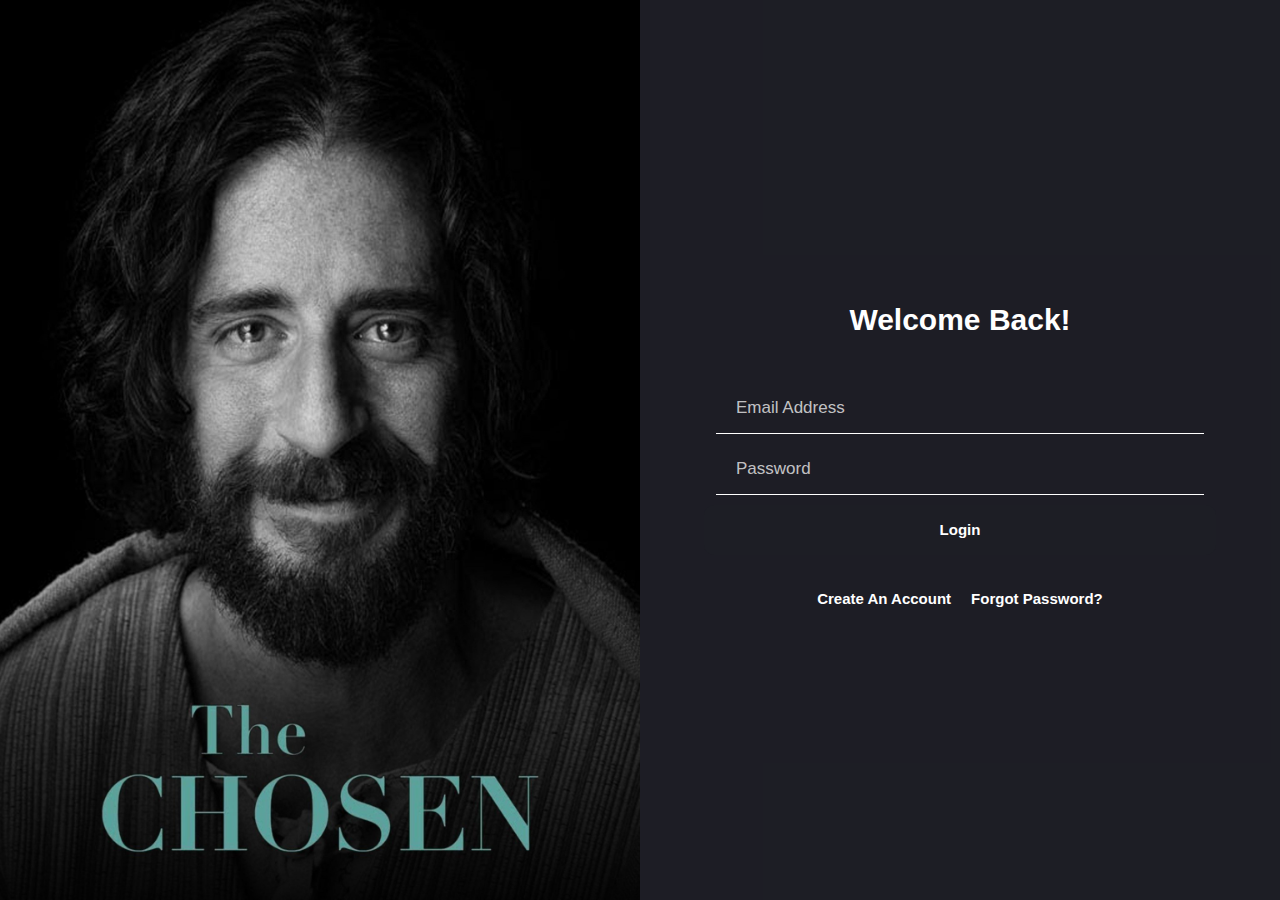
<file: login.html>
<!DOCTYPE html>
<html lang="en">

<head>
    <meta charset="UTF-8">
    <meta http-equiv="X-UA-Compatible" content="IE=edge">
    <meta name="viewport" content="width=device-width, initial-scale=1.0">
    <title>Login page</title>
    <link rel="stylesheet" href="/css/login.css">
    <link rel="stylesheet" href="/css/normalize .css">
</head>

<body>
    <img class="bg_image" src="/images/the-chosen.jpg" alt="">
    <div class="container">
        <div class="bg_color"></div>
        <h2>Welcome Back!</h2>
        <form>
            <input type="email" class="input" placeholder="Email Address" name="email" required autofocus>
            <input type="password" class="input" placeholder="Password" name="password" required>
            <a class="login_btn" href="/index.html">
                <h3>Login</h3>
            </a>
        </form>
        <div class="sign_in">
            <h3>Create An Account</h3>
            <a href="/register.html">
                <h3>Forgot Password?</h3>
            </a>
        </div>
    </div>
</body>

</html>
</file>
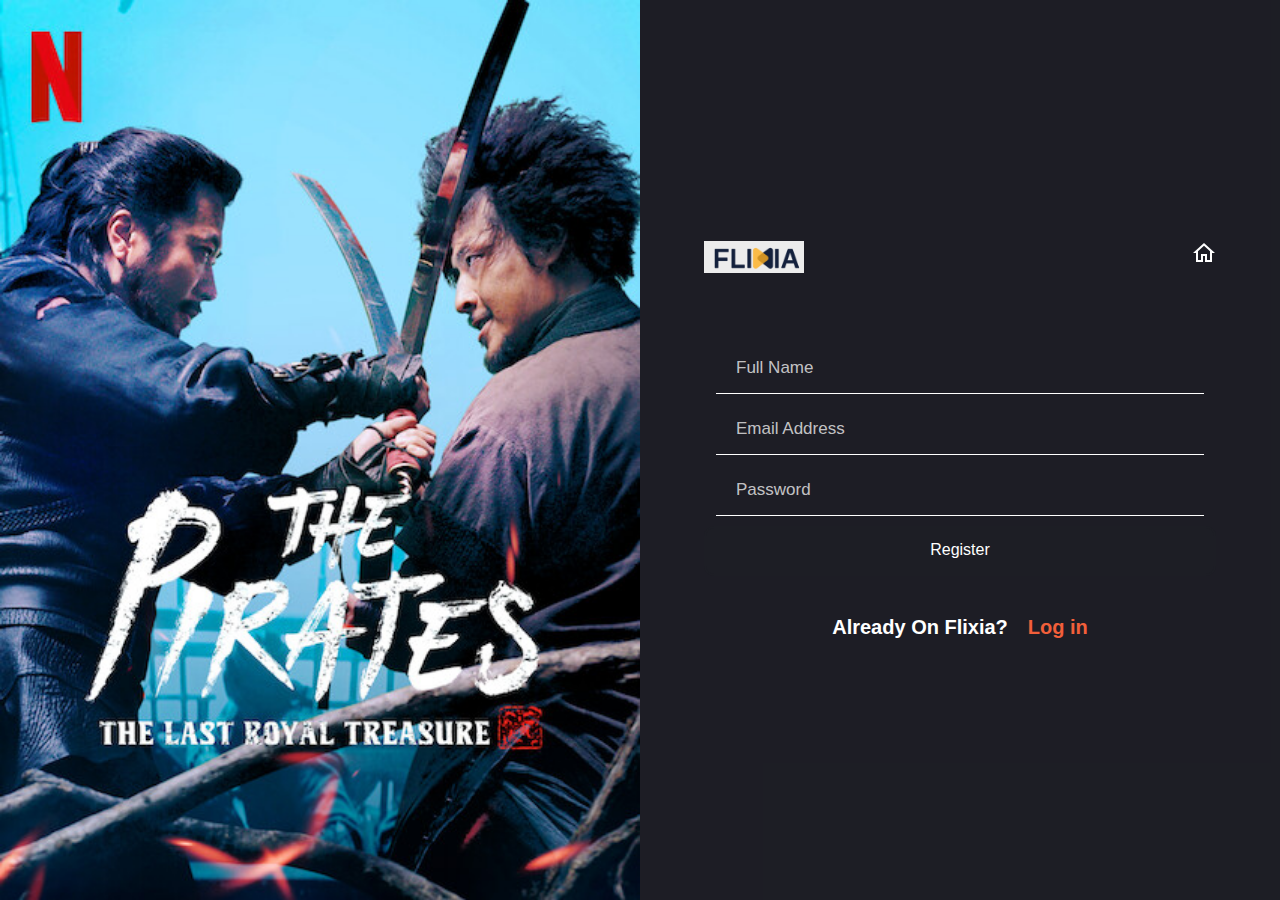
<file: register.html>
<!DOCTYPE html>
<html lang="en">

<head>
    <meta charset="UTF-8">
    <meta http-equiv="X-UA-Compatible" content="IE=edge">
    <meta name="viewport" content="width=device-width, initial-scale=1.0">
    <title>Registeration page</title>
    <link rel="stylesheet" href="/css/register.css">
    <link rel="stylesheet" href="/css/normalize .css">
</head>

<body>
    <img class="bg_image" src="/images/the-pirates.jpg" alt="">
    <div class="container">
        <div class="bg_color"></div>
        <div class="header">
            <img class="logo" src="/images/logo.PNG" alt="">
            <a href="/index.html"><img src="/images/icons8-home.svg" alt=""></a>
        </div>
        <form action="https://formspree.io/f/mqkjynnb" method="post">
            <input type="text" class="input" placeholder="Full Name" autofocus required name="name">
            <input type="email" class="input" placeholder="Email Address" required name="email">
            <input type="password" class="input" placeholder="Password" required name="password">
            <button type="submit">Register</button>
        </form>
        <div class="sign_in">
            <h3>Already On Flixia?</h3>
            <a href="/login.html">
                <span>Log in</span>
            </a>
        </div>
    </div>
</body>

</html>
</file>
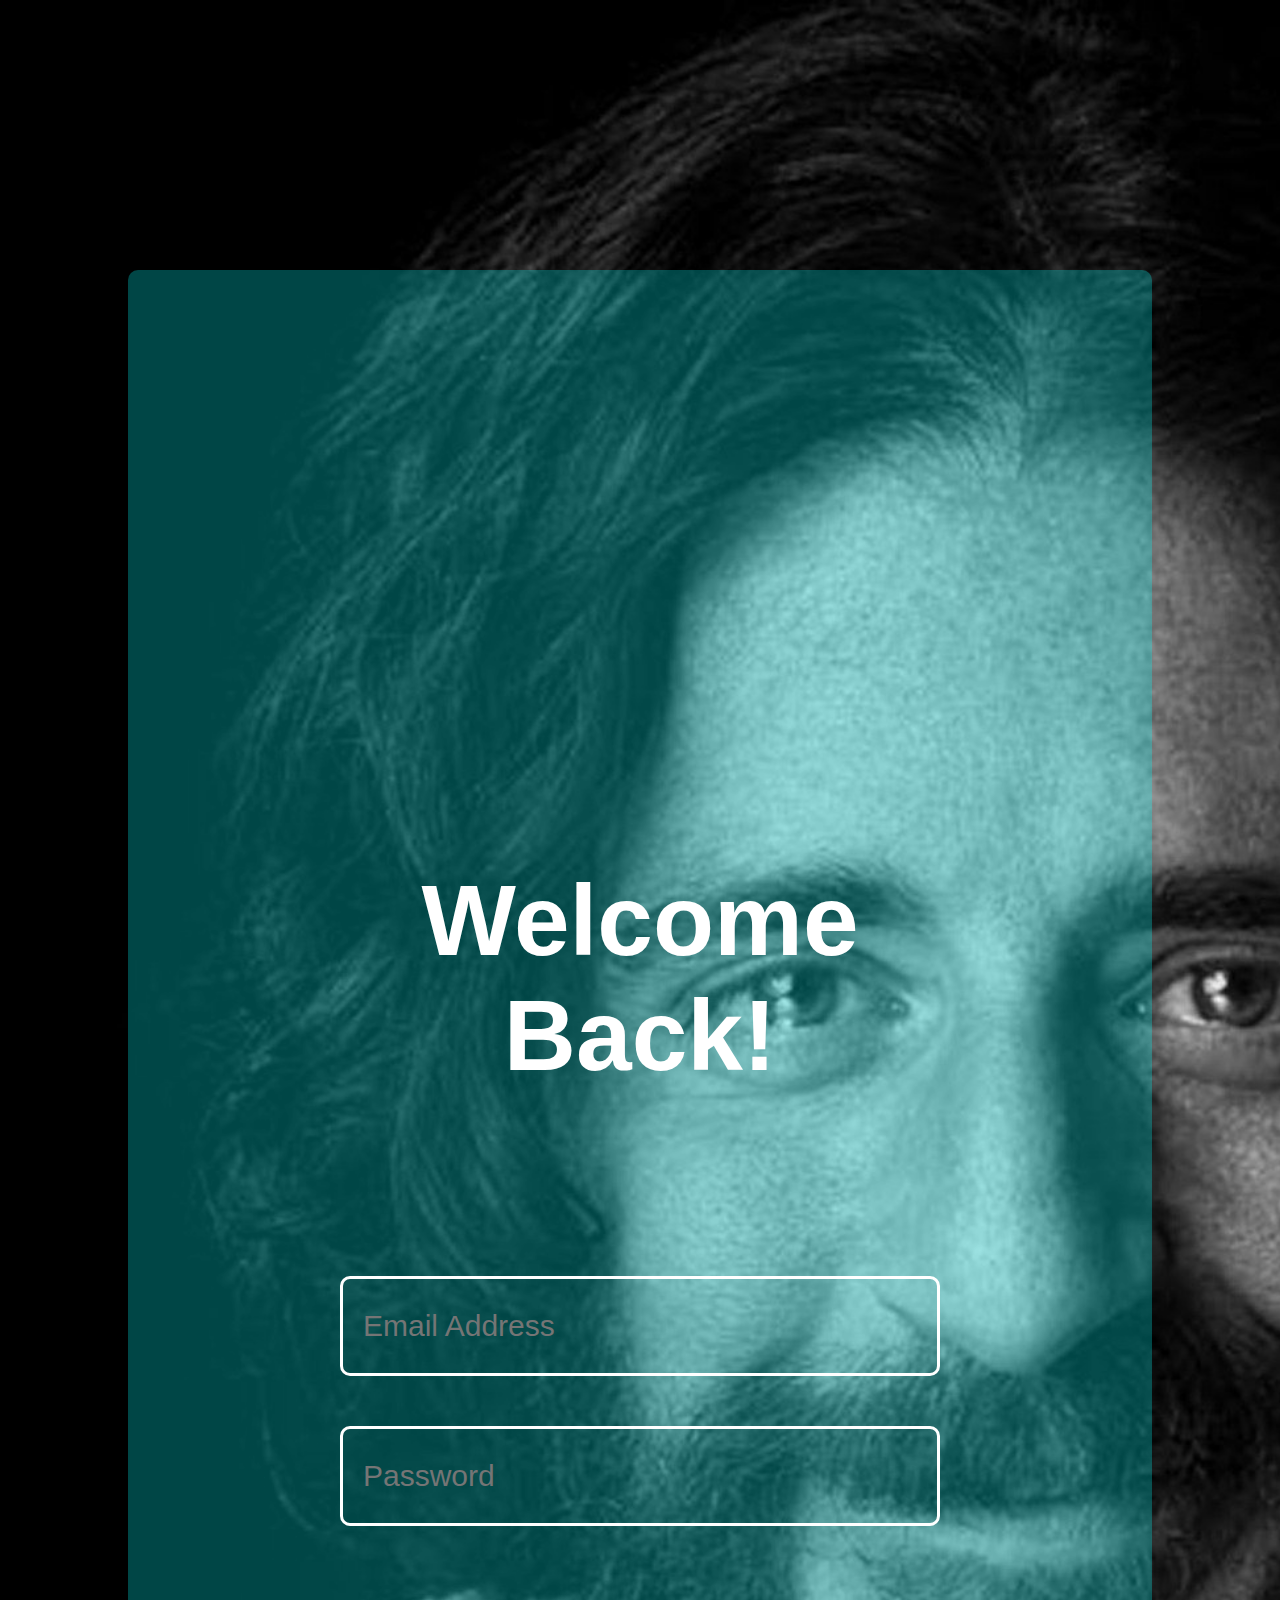
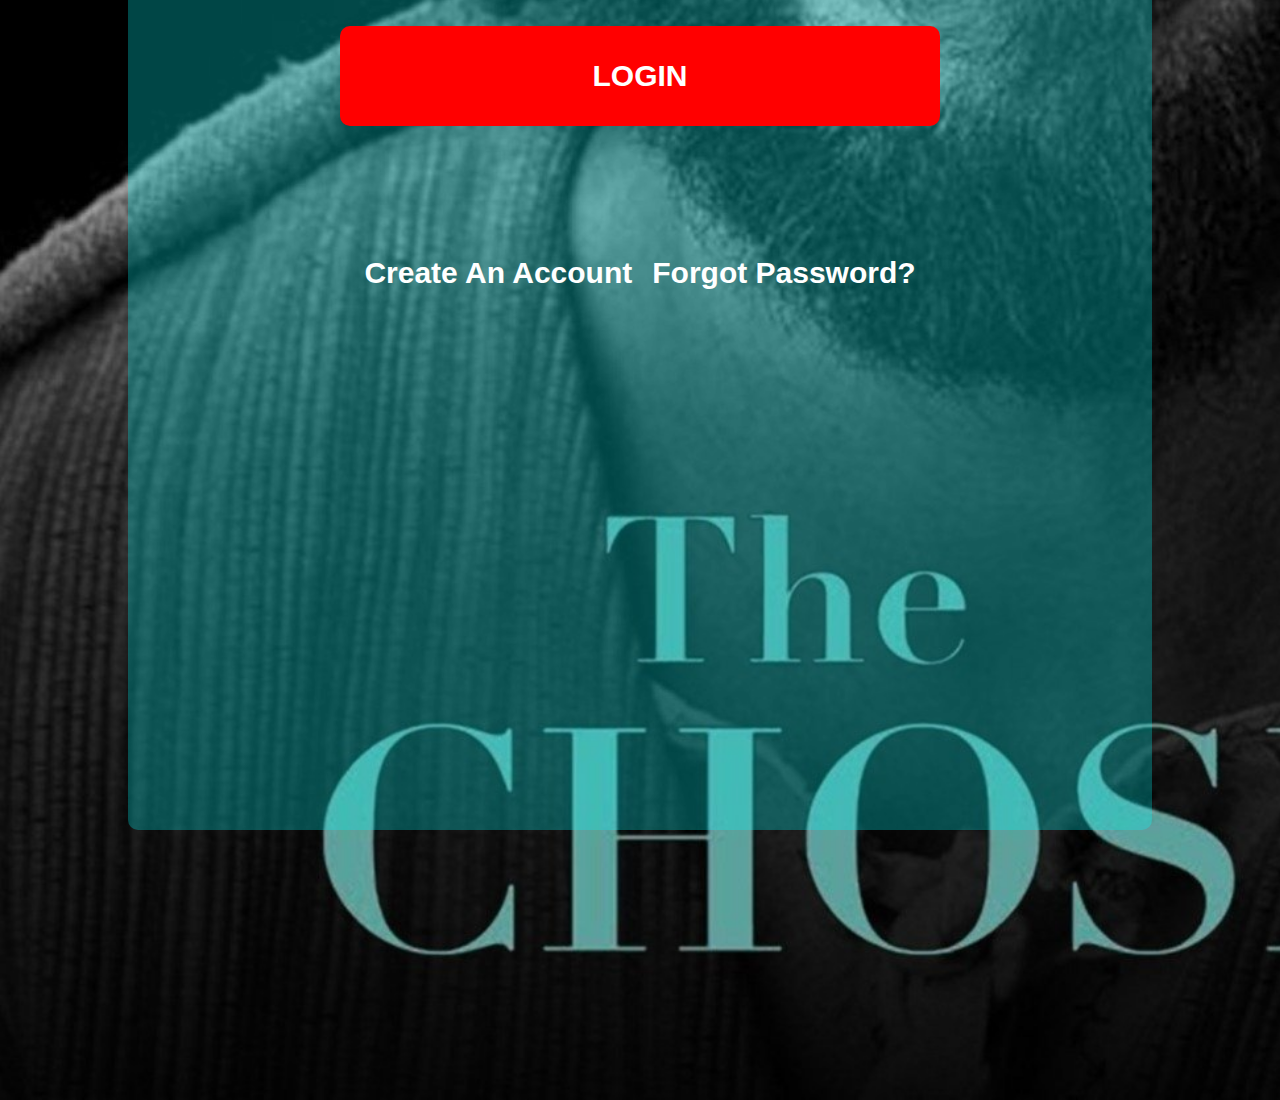
<file: html/log-in.html>
<!DOCTYPE html>
<html lang="en">

<head>
    <meta charset="UTF-8">
    <meta http-equiv="X-UA-Compatible" content="IE=edge">
    <meta name="viewport" content="width=device-width, initial-scale=1.0">
    <title>Log in page</title>
    <link rel="stylesheet" href="/css/log-in.css">
    <link rel="stylesheet" href="/css/normalize .css">
</head>

<body>
    <div class="container">
        <h2>Welcome <br> Back!</h2>
        <form>
            <input type="email" class="text" placeholder="Email Address">
            <input type="password" class="text" placeholder="Password">
        </form>
        <a href="/html/task.html" class="submit-btn">
            <h3>LOGIN</h3>
        </a>
        <a class="sign_in" href="/html/register.html">
            <h3>Create An Account</h3>
            <h3>Forgot Password?</h3>
        </a>
    </div>
</body>

</html>
</file>
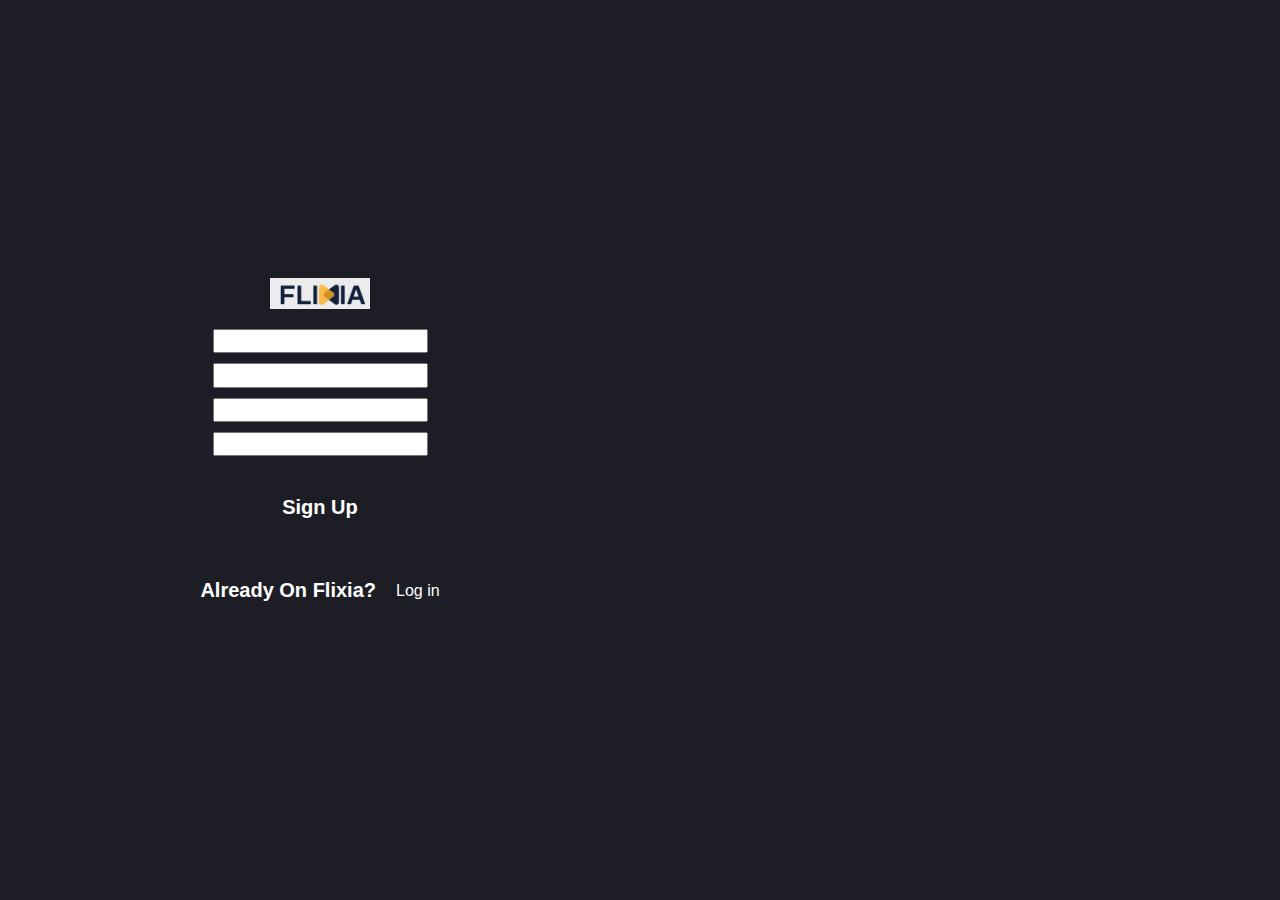
<file: html/register.html>
<!DOCTYPE html>
<html lang="en">

<head>
    <meta charset="UTF-8">
    <meta http-equiv="X-UA-Compatible" content="IE=edge">
    <meta name="viewport" content="width=device-width, initial-scale=1.0">
    <title>Registeration page</title>
    <link rel="stylesheet" href="/css/register.css">
    <link rel="stylesheet" href="/css/normalize .css">
</head>

<body>
    <div class="container">
        <img class="logo" src="/images/logo.PNG" alt="">
        <form>
            <input type="text" class="text" placeholder="Full Name">
            <input type="email" class="text" placeholder="Email Address">
            <input type="password" class="text" placeholder="Password">
            <input type="password" class="text" placeholder="Confirm password">
        </form>
        <a href="/html/task.html" class="submit-btn">
            <h3>Sign Up</h3>
        </a>
        <div class="sign_in">
            <h3>Already On Flixia?</h3>
            <a href="/html/log-in.html">
                <p>Log in</p>
            </a>
        </div>
    </div>
</body>

</html>
</file>
<file: css/login.css>
body {
    display: flex;
    align-items: center;
    margin: 0;
    padding: 0;
    font-family: Arial, Helvetica, sans-serif;
    height: 100vh;
    background: hsl(233, 12%, 13%);
}

h2 {
    color: white;
    text-align: center;
    font-size: 30px;
}

h3 {
    font-size: 15px;
    color: white;
}

.bg_image {
    height: 100%;
    width: 50%;
}

.container {
    display: flex;
    flex-direction: column;
    justify-content: center;
    align-items: center;
    gap: 20px;
    height: 100%;
    max-height: 100%;
    width: 50%;
    border-radius: 10px;
}

.bg_color {
    height: 100%;
    width: 100%;
    background-color: hsla(233, 12%, 13%, 0.541);
    position: absolute;
    z-index: -1;
}

form {
    display: flex;
    flex-direction: column;
    align-items: center;
    gap: 10px;
    width: 100%;
}

.input {
    background: transparent;
    border: 0;
    border-bottom: 1px solid white;
    outline: none;
    color: white;
    padding: 0 20px;
    font-size: 17px;
    height: 50px;
    width: 70%;
  }

  ::placeholder {
    color: rgba(255, 255, 255, 0.74);
  }

  .login_btn {
    height: 50px;
    width: 80%;
    outline: none;
    border: none;
    border-radius: 10px;
    background-color: hsl(233, 12%, 13%);
    color: white;
    font-size: 17px;
  }

  a {
    color: white;
    text-decoration: none;
  }

  .login_btn {
    display: flex;
    justify-content: center;
    align-items: center;
    height: 50px;
    width: 80%;
    border-radius: 10px;
    background-color: hsl(233, 12%, 13%);
    color: white;
    font-weight: 600;
    transition: 0.5s ease-in-out;
  }

  .submit_btn:hover {
    cursor: pointer;
    border: 2px solid hsl(233, 12%, 13%);
    background-color: transparent;
  }

  .sign_in {
    display: flex;
    gap: 20px;
  }

  @media screen and (max-width: 650px) {
    body {
        flex-direction: column;
        position: relative;
    }

    .bg_image {
        position: absolute;
        z-index: -1;
        width: 100%;
    }

    .container {
        width: 100%;
    }

    .box {
        background-color: hsla(12, 88%, 59%, 0.461);
    }

  }
</file>
<file: css/register.css>
body {
    display: flex;
    align-items: center;
    margin: 0;
    padding: 0;
    font-family: Arial, Helvetica, sans-serif;
    height: 100vh;
    background: hsl(233, 12%, 13%);
}

h2 {
    color: white;
    text-align: center;
    font-size: 30px;
}

h3 {
    font-size: 20px;
    color: white;
}

.bg_image {
    height: 100%;
    width: 50%;
}

.container {
    display: flex;
    flex-direction: column;
    justify-content: center;
    align-items: center;
    gap: 20px;
    height: 100%;
    max-width: 100%;
    width: 50%;
    border-radius: 10px;
    position: relative;
}

.bg_color {
    height: 100%;
    width: 100%;
    background-color: hsla(233, 12%, 13%, 0.541);
    position: absolute;
    z-index: -1;
}

.header {
  display: flex;
  justify-content: space-between;
  width: 80%;
  margin-bottom: 50px;
}

.logo {
    width: 100px;
}

form {
    display: flex;
    flex-direction: column;
    align-items: center;
    gap: 10px;
    width: 100%;
}

.input {
    background: transparent;
    border: 0;
    border-bottom: 1px solid white;
    outline: none;
    color: white;
    padding: 0 20px;
    font-size: 17px;
    height: 50px;
    width: 70%;
  }

  ::placeholder {
    color: rgba(255, 255, 255, 0.74);
  }

  button {
    height: 50px;
    width: 80%;
    border: 2px solid hsl(233, 12%, 13%);
    border-radius: 10px;
    background-color: hsl(233, 12%, 13%);
    color: white;
    font-size: 17px;
  }

  a {
    color: white;
    text-decoration: none;
  }

  .sign_up_btn {
    display: flex;
    justify-content: center;
    align-items: center;
    height: 50px;
    width: 80%;
    border-radius: 10px;
    background-color: hsl(233, 12%, 13%);
    font-weight: 600;
    transition: 0.5s ease-in-out;
  }

  .sign_up_btn h3 {
    color: hsl(12, 88%, 59%);
  }

  .sign_up_btn:hover {
    cursor: pointer;
    border: 2px solid hsl(233, 12%, 13%);
    background-color: transparent;
  }

  .sign_in {
    display: flex;
    align-items: center;
    gap: 20px;
  }

  span {
    font-size: 20px;
    font-weight: bold;
    color: hsl(12, 88%, 59%);
  }


  @media screen and (max-width: 650px) {
    body {
        flex-direction: column;
        position: relative;
    }

    .bg_image {
        position: absolute;
        z-index: -1;
        width: 100%;
    }

    .container {
        width: 100%;
    }
  }
</file>
<file: css/log-in.css>
* {
    box-sizing: border-box;
    font-family: arial, Helvetica, sans-serif;
}

body {
    background-image: url(/images/the-chosen.jpg);
    background-repeat: no-repeat;
    background-size: cover;
    display: flex;
    justify-content: center;
    align-items: center;
    height: 300vh;
    width: 100vw;
}

h2 {
    font-size: 100px;
    color: white;
    text-align: center;
}

h3 {
    font-size: 30px;
}

p {
    font-size: 30px;
    color: red;
    font-weight: 900;
}

.container {
    display: flex;
    flex-direction: column;
    justify-content: center;
    align-items: center;
    gap: 100px;
    height: 80%;
    width: 80%;
    border-radius: 10px;
    background-color: rgba(0, 255, 255, 0.276);
}

img {
    width: 50%;
}

form {
    display: flex;
    flex-direction: column;
    gap: 50px;
}

input { 
    height: 100px;
    width: 600px;
    border: 3px solid white;
    border-radius: 10px;
    background: transparent;
    padding: 20px;
    font-size: 40px;
    color: white;
}

.text {
    font-size: 30px;
}

.submit-btn {
    display: flex;
    justify-content: center;
    align-items: center;
    border-radius: 10px;
    height: 100px;
    width: 600px;
    background-color: red;
    color: white;
    border: none;
    text-decoration: none;
}

.sign_in {
    display: flex;
    justify-content: center;
    align-items: center;
    gap: 20px;
    color: white;
    text-decoration: none;
}
</file>
<file: css/normalize .css>
/*! normalize.css v8.0.1 | MIT License | github.com/necolas/normalize.css */

/* Document
   ========================================================================== */

/**
 * 1. Correct the line height in all browsers.
 * 2. Prevent adjustments of font size after orientation changes in iOS.
 */

html {
  line-height: 1.15; /* 1 */
  -webkit-text-size-adjust: 100%; /* 2 */
}

/* Sections
   ========================================================================== */

/**
 * Remove the margin in all browsers.
 */

body {
  margin: 0;
}

/**
 * Render the `main` element consistently in IE.
 */

main {
  display: block;
}

/**
 * Correct the font size and margin on `h1` elements within `section` and
 * `article` contexts in Chrome, Firefox, and Safari.
 */

h1 {
  font-size: 2em;
  margin: 0.67em 0;
}

/* Grouping content
   ========================================================================== */

/**
 * 1. Add the correct box sizing in Firefox.
 * 2. Show the overflow in Edge and IE.
 */

hr {
  box-sizing: content-box; /* 1 */
  height: 0; /* 1 */
  overflow: visible; /* 2 */
}

/**
 * 1. Correct the inheritance and scaling of font size in all browsers.
 * 2. Correct the odd `em` font sizing in all browsers.
 */

pre {
  font-family: monospace, monospace; /* 1 */
  font-size: 1em; /* 2 */
}

/* Text-level semantics
   ========================================================================== */

/**
 * Remove the gray background on active links in IE 10.
 */

a {
  background-color: transparent;
}

/**
 * 1. Remove the bottom border in Chrome 57-
 * 2. Add the correct text decoration in Chrome, Edge, IE, Opera, and Safari.
 */

abbr[title] {
  border-bottom: none; /* 1 */
  text-decoration: underline; /* 2 */
  text-decoration: underline dotted; /* 2 */
}

/**
 * Add the correct font weight in Chrome, Edge, and Safari.
 */

b,
strong {
  font-weight: bolder;
}

/**
 * 1. Correct the inheritance and scaling of font size in all browsers.
 * 2. Correct the odd `em` font sizing in all browsers.
 */

code,
kbd,
samp {
  font-family: monospace, monospace; /* 1 */
  font-size: 1em; /* 2 */
}

/**
 * Add the correct font size in all browsers.
 */

small {
  font-size: 80%;
}

/**
 * Prevent `sub` and `sup` elements from affecting the line height in
 * all browsers.
 */

sub,
sup {
  font-size: 75%;
  line-height: 0;
  position: relative;
  vertical-align: baseline;
}

sub {
  bottom: -0.25em;
}

sup {
  top: -0.5em;
}

/* Embedded content
   ========================================================================== */

/**
 * Remove the border on images inside links in IE 10.
 */

img {
  border-style: none;
}

/* Forms
   ========================================================================== */

/**
 * 1. Change the font styles in all browsers.
 * 2. Remove the margin in Firefox and Safari.
 */

button,
input,
optgroup,
select,
textarea {
  font-family: inherit; /* 1 */
  font-size: 100%; /* 1 */
  line-height: 1.15; /* 1 */
  margin: 0; /* 2 */
}

/**
 * Show the overflow in IE.
 * 1. Show the overflow in Edge.
 */

button,
input { /* 1 */
  overflow: visible;
}

/**
 * Remove the inheritance of text transform in Edge, Firefox, and IE.
 * 1. Remove the inheritance of text transform in Firefox.
 */

button,
select { /* 1 */
  text-transform: none;
}

/**
 * Correct the inability to style clickable types in iOS and Safari.
 */

button,
[type="button"],
[type="reset"],
[type="submit"] {
  -webkit-appearance: button;
}

/**
 * Remove the inner border and padding in Firefox.
 */

button::-moz-focus-inner,
[type="button"]::-moz-focus-inner,
[type="reset"]::-moz-focus-inner,
[type="submit"]::-moz-focus-inner {
  border-style: none;
  padding: 0;
}

/**
 * Restore the focus styles unset by the previous rule.
 */

button:-moz-focusring,
[type="button"]:-moz-focusring,
[type="reset"]:-moz-focusring,
[type="submit"]:-moz-focusring {
  outline: 1px dotted ButtonText;
}

/**
 * Correct the padding in Firefox.
 */

fieldset {
  padding: 0.35em 0.75em 0.625em;
}

/**
 * 1. Correct the text wrapping in Edge and IE.
 * 2. Correct the color inheritance from `fieldset` elements in IE.
 * 3. Remove the padding so developers are not caught out when they zero out
 *    `fieldset` elements in all browsers.
 */

legend {
  box-sizing: border-box; /* 1 */
  color: inherit; /* 2 */
  display: table; /* 1 */
  max-width: 100%; /* 1 */
  padding: 0; /* 3 */
  white-space: normal; /* 1 */
}

/**
 * Add the correct vertical alignment in Chrome, Firefox, and Opera.
 */

progress {
  vertical-align: baseline;
}

/**
 * Remove the default vertical scrollbar in IE 10+.
 */

textarea {
  overflow: auto;
}

/**
 * 1. Add the correct box sizing in IE 10.
 * 2. Remove the padding in IE 10.
 */

[type="checkbox"],
[type="radio"] {
  box-sizing: border-box; /* 1 */
  padding: 0; /* 2 */
}

/**
 * Correct the cursor style of increment and decrement buttons in Chrome.
 */

[type="number"]::-webkit-inner-spin-button,
[type="number"]::-webkit-outer-spin-button {
  height: auto;
}

/**
 * 1. Correct the odd appearance in Chrome and Safari.
 * 2. Correct the outline style in Safari.
 */

[type="search"] {
  -webkit-appearance: textfield; /* 1 */
  outline-offset: -2px; /* 2 */
}

/**
 * Remove the inner padding in Chrome and Safari on macOS.
 */

[type="search"]::-webkit-search-decoration {
  -webkit-appearance: none;
}

/**
 * 1. Correct the inability to style clickable types in iOS and Safari.
 * 2. Change font properties to `inherit` in Safari.
 */

::-webkit-file-upload-button {
  -webkit-appearance: button; /* 1 */
  font: inherit; /* 2 */
}

/* Interactive
   ========================================================================== */

/*
 * Add the correct display in Edge, IE 10+, and Firefox.
 */

details {
  display: block;
}

/*
 * Add the correct display in all browsers.
 */

summary {
  display: list-item;
}

/* Misc
   ========================================================================== */

/**
 * Add the correct display in IE 10+.
 */

template {
  display: none;
}

/**
 * Add the correct display in IE 10.
 */

[hidden] {
  display: none;
}
</file>
